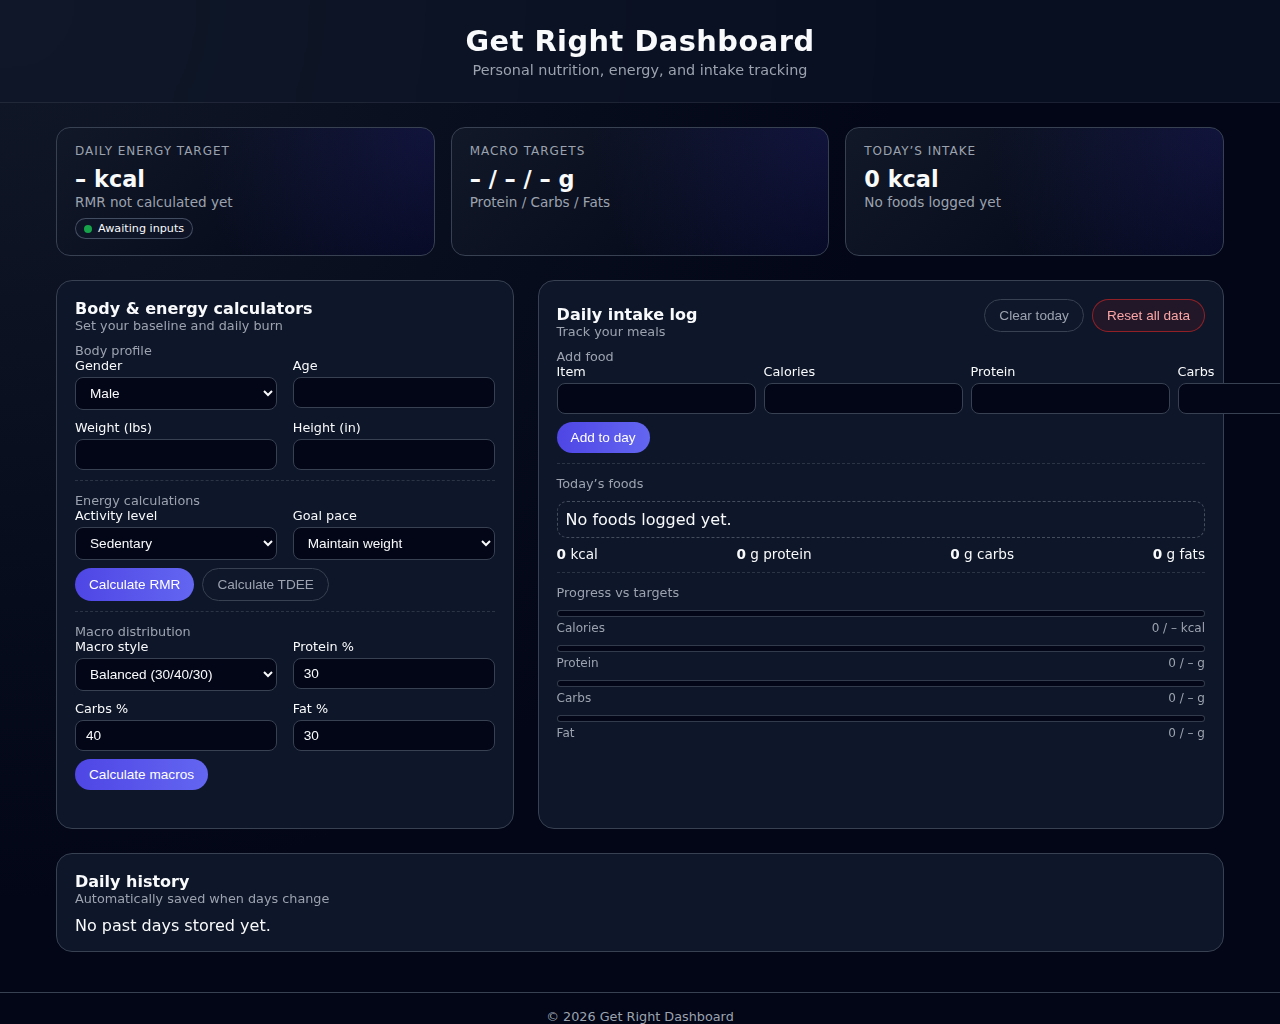
<file: index1.html>
<!DOCTYPE html>
<html lang="en">
<head>
<meta charset="UTF-8">
<meta name="viewport" content="width=device-width, initial-scale=1.0">
<title>Get Right Dashboard</title>

<style>
/* ============================================================
   GLOBAL THEME
   ============================================================ */
:root {
    --bg: #0f172a;
    --bg-alt: #111827;
    --card: #1f2937;
    --accent: #4f46e5;
    --accent-soft: rgba(79, 70, 229, 0.12);
    --text: #f9fafb;
    --muted: #9ca3af;
    --border: #374151;
    --danger: #dc2626;
    --success: #16a34a;
}

/* Reset + base */
* { box-sizing: border-box; }
body {
    margin: 0;
    font-family: system-ui, -apple-system, BlinkMacSystemFont, "Segoe UI", sans-serif;
    background: radial-gradient(circle at top left, #111827 0, #020617 55%, #020617 100%);
    color: var(--text);
}

/* ============================================================
   HEADER — GLASS / FROSTED STYLE (C‑3)
   ============================================================ */
header {
    width: 100%;
    padding: 24px 16px;
    text-align: center;
    position: sticky;
    top: 0;
    z-index: 50;

    /* Glass effect */
    background: rgba(15, 23, 42, 0.55);
    backdrop-filter: blur(14px);
    -webkit-backdrop-filter: blur(14px);
    border-bottom: 1px solid rgba(255,255,255,0.08);
}

header h1 {
    margin: 0;
    font-size: 1.8rem;
    font-weight: 700;
    letter-spacing: 0.5px;
}

header span {
    display: block;
    margin-top: 4px;
    font-size: 0.9rem;
    color: var(--muted);
}

/* ============================================================
   LAYOUT
   ============================================================ */
main {
    max-width: 1200px;
    margin: 24px auto 40px;
    padding: 0 16px;
}

.top-summary {
    display: grid;
    grid-template-columns: repeat(auto-fit, minmax(230px, 1fr));
    gap: 16px;
    margin-bottom: 24px;
}

/* Summary cards */
.summary-card {
    background: linear-gradient(135deg, #111827, #020617);
    border-radius: 14px;
    padding: 16px 18px;
    border: 1px solid var(--border);
    position: relative;
    overflow: hidden;
}
.summary-card::before {
    content: "";
    position: absolute;
    inset: 0;
    background: radial-gradient(circle at top right, rgba(79, 70, 229, 0.2), transparent 60%);
    opacity: 0.8;
    pointer-events: none;
}
.summary-label {
    font-size: 0.75rem;
    text-transform: uppercase;
    letter-spacing: 0.08em;
    color: var(--muted);
}
.summary-value {
    font-size: 1.4rem;
    font-weight: 600;
    margin: 8px 0 2px;
}
.summary-sub {
    font-size: 0.85rem;
    color: var(--muted);
}
.badge {
    display: inline-flex;
    align-items: center;
    gap: 6px;
    padding: 3px 8px;
    border-radius: 999px;
    font-size: 0.7rem;
    border: 1px solid rgba(148, 163, 184, 0.4);
    background: rgba(15, 23, 42, 0.7);
    margin-top: 8px;
}
.badge-dot {
    width: 8px;
    height: 8px;
    border-radius: 50%;
    background: var(--success);
}

/* ============================================================
   PANELS
   ============================================================ */
.panel {
    background: rgba(15, 23, 42, 0.95);
    border-radius: 16px;
    border: 1px solid var(--border);
    padding: 18px 18px 16px;
    backdrop-filter: blur(14px);
}
.panel-header {
    display: flex;
    justify-content: space-between;
    align-items: baseline;
    margin-bottom: 10px;
}
.panel-title {
    font-size: 1rem;
    font-weight: 600;
}
.panel-subtitle {
    font-size: 0.8rem;
    color: var(--muted);
}
.panel-section {
    margin-bottom: 12px;
    padding-bottom: 10px;
    border-bottom: 1px dashed rgba(55, 65, 81, 0.7);
}
.panel-section:last-child {
    border-bottom: none;
}

/* ============================================================
   FORMS
   ============================================================ */
.form-grid {
    display: grid;
    grid-template-columns: repeat(2, minmax(0, 1fr));
    gap: 10px 16px;
}
.form-control {
    display: flex;
    flex-direction: column;
    gap: 4px;
    font-size: 0.8rem;
}
input, select {
    background: #020617;
    border-radius: 8px;
    border: 1px solid var(--border);
    padding: 7px 10px;
    color: var(--text);
    font-size: 0.85rem;
}
button {
    border: none;
    border-radius: 999px;
    padding: 8px 14px;
    font-size: 0.85rem;
    cursor: pointer;
    font-weight: 500;
}
.btn-primary {
    background: linear-gradient(to right, #4f46e5, #6366f1);
    color: white;
}
.btn-ghost {
    background: rgba(15, 23, 42, 0.9);
    color: var(--muted);
    border: 1px solid var(--border);
}
.btn-danger {
    background: rgba(220, 38, 38, 0.1);
    color: #fca5a5;
    border: 1px solid rgba(220, 38, 38, 0.6);
}

/* ============================================================
   MEAL LIST
   ============================================================ */
.meal-list {
    margin-top: 10px;
    border-radius: 10px;
    border: 1px dashed rgba(75, 85, 99, 0.9);
    padding: 8px;
    max-height: 220px;
    overflow-y: auto;
    background: rgba(15, 23, 42, 0.8);
}
.meal-item {
    display: grid;
    grid-template-columns: 2fr repeat(4, minmax(0, 0.7fr)) auto;
    gap: 6px;
    padding: 4px;
    font-size: 0.8rem;
}
.meal-item:nth-child(odd) {
    background: rgba(15, 23, 42, 0.9);
}

/* ============================================================
   PROGRESS BARS
   ============================================================ */
.progress-bar { margin-top: 10px; }
.progress-track {
    width: 100%;
    height: 7px;
    border-radius: 999px;
    background: #020617;
    border: 1px solid rgba(55, 65, 81, 0.9);
    overflow: hidden;
}
.progress-fill {
    height: 100%;
    border-radius: inherit;
    background: linear-gradient(to right, #4f46e5, #22c55e);
    width: 0%;
    transition: width 0.2s ease-out;
}
.progress-meta {
    display: flex;
    justify-content: space-between;
    font-size: 0.75rem;
    color: var(--muted);
    margin-top: 4px;
}

/* ============================================================
   HISTORY
   ============================================================ */
.history-list {
    margin-top: 8px;
    max-height: 230px;
    overflow-y: auto;
}
.history-day {
    border-radius: 10px;
    border: 1px solid rgba(55, 65, 81, 0.9);
    padding: 8px 10px;
    margin-bottom: 8px;
    background: rgba(15, 23, 42, 0.9);
    font-size: 0.8rem;
}

/* ============================================================
   FOOTER
   ============================================================ */
footer {
    text-align: center;
    font-size: 0.8rem;
    color: var(--muted);
    margin-top: 24px;
    padding-top: 16px;
    border-top: 1px solid var(--border);
}
</style>

</head>
<body>

<!-- ============================================================
     HEADER — Frosted Glass
     ============================================================ -->
<header>
    <h1>Get Right Dashboard</h1>
    <span>Personal nutrition, energy, and intake tracking</span>
</header>

<main>

<!-- ============================================================
     SUMMARY CARDS
     ============================================================ -->
<section class="top-summary">
    <div class="summary-card">
        <div class="summary-label">Daily energy target</div>
        <div class="summary-value" id="summary-tdee">– kcal</div>
        <div class="summary-sub" id="summary-rmr-sub">RMR not calculated yet</div>
        <div class="badge">
            <span class="badge-dot"></span>
            <span id="summary-status-text">Awaiting inputs</span>
        </div>
    </div>

    <div class="summary-card">
        <div class="summary-label">Macro targets</div>
        <div class="summary-value" id="summary-macros">– / – / – g</div>
        <div class="summary-sub">Protein / Carbs / Fats</div>
    </div>

    <div class="summary-card">
        <div class="summary-label">Today’s intake</div>
        <div class="summary-value" id="summary-intake">0 kcal</div>
        <div class="summary-sub" id="summary-intake-diff">No foods logged yet</div>
    </div>
</section>

<!-- ============================================================
     MAIN GRID
     ============================================================ -->
<section class="grid-main" style="display:grid; grid-template-columns: minmax(0,2fr) minmax(0,3fr); gap:24px;">

<!-- ============================================================
     LEFT PANEL — CALCULATORS
     ============================================================ -->
<section class="panel">

    <div class="panel-header">
        <div>
            <div class="panel-title">Body & energy calculators</div>
            <div class="panel-subtitle">Set your baseline and daily burn</div>
        </div>
    </div>

    <!-- BODY PROFILE -->
    <div class="panel-section">
        <div class="panel-subtitle">Body profile</div>
        <div class="form-grid">
            <div class="form-control">
                <label>Gender</label>
                <select id="gender">
                    <option value="male">Male</option>
                    <option value="female">Female</option>
                </select>
            </div>

            <div class="form-control">
                <label>Age</label>
                <input id="age" type="number">
            </div>

            <div class="form-control">
                <label>Weight (lbs)</label>
                <input id="weight" type="number">
            </div>

            <div class="form-control">
                <label>Height (in)</label>
                <input id="height" type="number">
            </div>
        </div>
    </div>

    <!-- RMR / TDEE -->
    <div class="panel-section">
        <div class="panel-subtitle">Energy calculations</div>

        <div class="form-grid">
            <div class="form-control">
                <label>Activity level</label>
                <select id="activity">
                    <option value="1.2">Sedentary</option>
                    <option value="1.375">Light exercise</option>
                    <option value="1.55">Moderate exercise</option>
                    <option value="1.725">Heavy exercise</option>
                    <option value="1.9">Athlete</option>
                </select>
            </div>

            <div class="form-control">
                <label>Goal pace</label>
                <select id="goal-pace">
                    <option value="0">Maintain weight</option>
                    <option value="-500">Lose ~1 lb/week</option>
                    <option value="-750">Lose ~1.5 lb/week</option>
                    <option value="-1000">Lose ~2 lb/week</option>
                    <option value="250">Gain ~0.5 lb/week</option>
                    <option value="500">Gain ~1 lb/week</option>
                </select>
            </div>
        </div>

        <div class="btn-row" style="margin-top:8px; display:flex; gap:8px;">
            <button class="btn-primary btn-sm" id="btn-rmr">Calculate RMR</button>
            <button class="btn-ghost btn-sm" id="btn-tdee">Calculate TDEE</button>
        </div>

        <div class="result-text" id="rmr-result"></div>
        <div class="result-text" id="tdee-result"></div>
        <div class="result-text" id="calorie-targets"></div>
    </div>

    <!-- MACROS -->
    <div class="panel-section">
        <div class="panel-subtitle">Macro distribution</div>

        <div class="form-grid">
            <div class="form-control">
                <label>Macro style</label>
                <select id="macro-style">
                    <option value="balanced">Balanced (30/40/30)</option>
                    <option value="high-protein">High protein (35/35/30)</option>
                    <option value="low-carb">Low carb (35/25/40)</option>
                    <option value="custom">Custom</option>
                </select>
            </div>

            <div class="form-control">
                <label>Protein %</label>
                <input id="macro-protein" type="number" value="30">
            </div>

            <div class="form-control">
                <label>Carbs %</label>
                <input id="macro-carbs" type="number" value="40">
            </div>

            <div class="form-control">
                <label>Fat %</label>
                <input id="macro-fat" type="number" value="30">
            </div>
        </div>

        <div class="btn-row" style="margin-top:8px; display:flex; gap:8px;">
            <button class="btn-primary btn-sm" id="btn-macros">Calculate macros</button>
            <span class="muted" id="macro-warn"></span>
        </div>

        <div class="macro-row" id="macro-results-row" style="display:none; margin-top:8px; font-size:0.85rem;">
            <div><strong id="macro-kcal"></strong> kcal</div>
            <div><strong id="macro-protein-g"></strong> g protein</div>
            <div><strong id="macro-carbs-g"></strong> g carbs</div>
        </div>

        <div class="macro-row" id="macro-results-row-2" style="display:none; margin-top:4px; font-size:0.85rem;">
            <div></div>
            <div><strong id="macro-fat-g"></strong> g fats</div>
            <div></div>
        </div>
    </div>

</section>

<!-- ============================================================
     RIGHT PANEL — INTAKE LOG
     ============================================================ -->
<section class="panel">

    <div class="panel-header">
        <div>
            <div class="panel-title">Daily intake log</div>
            <div class="panel-subtitle">Track your meals</div>
        </div>
        <div class="btn-row" style="display:flex; gap:8px;">
            <button class="btn-ghost btn-sm" id="btn-clear-day">Clear today</button>
            <button class="btn-danger btn-sm" id="btn-reset-all">Reset all data</button>
        </div>
    </div>

    <!-- ADD FOOD -->
    <div class="panel-section">
        <div class="panel-subtitle">Add food</div>

        <div class="meal-form" style="display:grid; grid-template-columns:1.4fr repeat(4,1fr); gap:8px;">
            <div class="form-control">
                <label>Item</label>
                <input id="food-name" type="text">
            </div>

            <div class="form-control">
                <label>Calories</label>
                <input id="food-calories" type="number">
            </div>

            <div class="form-control">
                <label>Protein</label>
                <input id="food-protein" type="number">
            </div>

            <div class="form-control">
                <label>Carbs</label>
                <input id="food-carbs" type="number">
            </div>

            <div class="form-control">
                <label>Fat</label>
                <input id="food-fat" type="number">
            </div>
        </div>

        <div class="btn-row" style="margin-top:8px;">
            <button class="btn-primary btn-sm" id="btn-add-food">Add to day</button>
        </div>
    </div>

    <!-- MEAL LIST -->
    <div class="panel-section">
        <div class="panel-subtitle">Today’s foods</div>

        <div class="meal-list" id="meal-list">
            <div class="muted">No foods logged yet.</div>
        </div>

        <div class="totals-row" style="display:flex; justify-content:space-between; margin-top:8px; font-size:0.85rem;">
            <div><strong id="totals-kcal">0</strong> kcal</div>
            <div><strong id="totals-protein">0</strong> g protein</div>
            <div><strong id="totals-carbs">0</strong> g carbs</div>
            <div><strong id="totals-fat">0</strong> g fats</div>
        </div>
    </div>

    <!-- PROGRESS BARS -->
    <div>
        <div class="panel-subtitle">Progress vs targets</div>

        <div class="progress-bar">
            <div class="progress-track">
                <div class="progress-fill" id="progress-kcal"></div>
            </div>
            <div class="progress-meta">
                <span>Calories</span>
                <span id="progress-kcal-label">0 / – kcal</span>
            </div>
        </div>

        <div class="progress-bar">
            <div class="progress-track">
                <div class="progress-fill" id="progress-protein"></div>
            </div>
            <div class="progress-meta">
                <span>Protein</span>
                <span id="progress-protein-label">0 / – g</span>
            </div>
        </div>

        <div class="progress-bar">
            <div class="progress-track">
                <div class="progress-fill" id="progress-carbs"></div>
            </div>
            <div class="progress-meta">
                <span>Carbs</span>
                <span id="progress-carbs-label">0 / – g</span>
            </div>
        </div>

        <div class="progress-bar">
            <div class="progress-track">
                <div class="progress-fill" id="progress-fat"></div>
            </div>
            <div class="progress-meta">
                <span>Fat</span>
                <span id="progress-fat-label">0 / – g</span>
            </div>
        </div>
    </div>

</section>
</section>

<!-- ============================================================
     HISTORY PANEL
     ============================================================ -->
<section class="panel" style="margin-top:24px;">
    <div class="panel-header">
        <div>
            <div class="panel-title">Daily history</div>
            <div class="panel-subtitle">Automatically saved when days change</div>
        </div>
    </div>

    <div id="history-list" class="history-list">
        <div class="muted">No past days stored yet.</div>
    </div>
</section>

</main>

<footer>
    © 2026 Get Right Dashboard
</footer>
<script>
/* ============================================================
   STATE
   ============================================================ */
let rmr = null;
let tdee = null;
let goalCalories = null;
let macroTargets = { kcal: null, protein: null, carbs: null, fat: null };
let meals = [];
let history = [];
let lastDate = null;

const STORAGE_KEY = "getright_dashboard_state_v1";

/* ============================================================
   HELPERS
   ============================================================ */
function getNumber(id) {
    const val = parseFloat(document.getElementById(id).value);
    return isNaN(val) ? null : val;
}

function todayISO() {
    return new Date().toISOString().slice(0, 10);
}

function calculateTotals(list = meals) {
    return list.reduce(
        (acc, m) => {
            acc.kcal += m.calories;
            acc.protein += m.protein;
            acc.carbs += m.carbs;
            acc.fat += m.fat;
            return acc;
        },
        { kcal: 0, protein: 0, carbs: 0, fat: 0 }
    );
}

/* ============================================================
   SAVE / LOAD
   ============================================================ */
function saveState() {
    const state = {
        rmr,
        tdee,
        goalCalories,
        macroTargets,
        meals,
        history,
        lastDate,
        profile: {
            gender: gender.value,
            age: age.value,
            weight: weight.value,
            height: height.value
        },
        macrosPct: {
            protein: document.getElementById("macro-protein").value,
            carbs: document.getElementById("macro-carbs").value,
            fat: document.getElementById("macro-fat").value
        }
    };

    localStorage.setItem(STORAGE_KEY, JSON.stringify(state));
}

function loadState() {
    const raw = localStorage.getItem(STORAGE_KEY);
    if (!raw) {
        lastDate = todayISO();
        updateSummaryCards();
        updateTotalsUI();
        updateHistoryUI();
        return;
    }

    const saved = JSON.parse(raw);

    rmr = saved.rmr;
    tdee = saved.tdee;
    goalCalories = saved.goalCalories;
    macroTargets = saved.macroTargets || macroTargets;
    meals = saved.meals || [];
    history = saved.history || [];
    lastDate = saved.lastDate || todayISO();

    if (saved.profile) {
        gender.value = saved.profile.gender;
        age.value = saved.profile.age;
        weight.value = saved.profile.weight;
        height.value = saved.profile.height;
    }

    if (saved.macrosPct) {
        document.getElementById("macro-protein").value = saved.macrosPct.protein;
        document.getElementById("macro-carbs").value = saved.macrosPct.carbs;
        document.getElementById("macro-fat").value = saved.macrosPct.fat;
    }

    handleDailyRolloverOnLoad();
    updateTotalsUI();
    updateSummaryCards();
    updateHistoryUI();
}

/* ============================================================
   DAILY ROLLOVER
   ============================================================ */
function addTodayToHistory(reason) {
    if (!meals.length) return;

    const totals = calculateTotals();

    history.unshift({
        date: lastDate,
        totals,
        reason,
        mealCount: meals.length
    });

    meals = [];
}

function handleDailyRolloverOnLoad() {
    const today = todayISO();

    if (lastDate !== today && meals.length) {
        addTodayToHistory("auto-rollover");
        lastDate = today;
        saveState();
    }
}

/* ============================================================
   UI UPDATES
   ============================================================ */
function updateSummaryCards() {
    const totals = calculateTotals();

    // Intake summary
    document.getElementById("summary-intake").textContent = totals.kcal + " kcal";

    // TDEE summary
    const tdeeEl = document.getElementById("summary-tdee");
    const rmrSub = document.getElementById("summary-rmr-sub");
    const statusText = document.getElementById("summary-status-text");

    if (tdee) {
        tdeeEl.textContent = Math.round(tdee) + " kcal";
        rmrSub.textContent = rmr
            ? "RMR " + Math.round(rmr) + " kcal · activity applied"
            : "TDEE based on activity";
        statusText.textContent = goalCalories
            ? "Goal: " + Math.round(goalCalories) + " kcal/day"
            : "No goal set";
    } else {
        tdeeEl.textContent = "– kcal";
        rmrSub.textContent = "RMR not calculated yet";
        statusText.textContent = "Awaiting inputs";
    }

    // Macro summary
    const macrosText = document.getElementById("summary-macros");
    if (macroTargets.kcal) {
        macrosText.textContent =
            Math.round(macroTargets.protein) + " / " +
            Math.round(macroTargets.carbs) + " / " +
            Math.round(macroTargets.fat) + " g";
    } else {
        macrosText.textContent = "– / – / – g";
    }

    updateProgressBars();
}

function updateMealList() {
    const list = document.getElementById("meal-list");
    list.innerHTML = "";

    if (!meals.length) {
        list.innerHTML = `<div class="muted">No foods logged yet.</div>`;
        return;
    }

    meals.forEach((meal, i) => {
        const row = document.createElement("div");
        row.className = "meal-item";
        row.innerHTML = `
            <div>${meal.name}</div>
            <div>${meal.calories} kcal</div>
            <div>${meal.protein} g</div>
            <div>${meal.carbs} g</div>
            <div>${meal.fat} g</div>
            <button data-i="${i}">×</button>
        `;
        list.appendChild(row);
    });

    list.querySelectorAll("button").forEach(btn => {
        btn.onclick = () => {
            meals.splice(btn.dataset.i, 1);
            updateTotalsUI();
            saveState();
        };
    });
}

function updateTotalsUI() {
    const totals = calculateTotals();

    document.getElementById("totals-kcal").textContent = totals.kcal;
    document.getElementById("totals-protein").textContent = totals.protein;
    document.getElementById("totals-carbs").textContent = totals.carbs;
    document.getElementById("totals-fat").textContent = totals.fat;

    updateMealList();
    updateSummaryCards();
}

function updateProgressBars() {
    const totals = calculateTotals();

    function setBar(fillId, labelId, current, target, unit) {
        const fill = document.getElementById(fillId);
        const label = document.getElementById(labelId);

        if (!target) {
            fill.style.width = "0%";
            label.textContent = `${current} / – ${unit}`;
            return;
        }

        const pct = Math.min(150, (current / target) * 100);
        fill.style.width = pct + "%";
        label.textContent = `${current} / ${Math.round(target)} ${unit}`;
    }

    setBar("progress-kcal", "progress-kcal-label", totals.kcal, goalCalories, "kcal");
    setBar("progress-protein", "progress-protein-label", totals.protein, macroTargets.protein, "g");
    setBar("progress-carbs", "progress-carbs-label", totals.carbs, macroTargets.carbs, "g");
    setBar("progress-fat", "progress-fat-label", totals.fat, macroTargets.fat, "g");
}

function updateHistoryUI() {
    const container = document.getElementById("history-list");
    container.innerHTML = "";

    if (!history.length) {
        container.innerHTML = `<div class="muted">No past days stored yet.</div>`;
        return;
    }

    history.forEach(day => {
        const div = document.createElement("div");
        div.className = "history-day";
        div.innerHTML = `
            <strong>${day.date}</strong> — ${day.totals.kcal} kcal
            <div class="muted">${day.mealCount} items (${day.reason})</div>
        `;
        container.appendChild(div);
    });
}

/* ============================================================
   EVENT HANDLERS
   ============================================================ */

// RMR
document.getElementById("btn-rmr").onclick = () => {
    const genderVal = gender.value;
    const ageVal = getNumber("age");
    const weightLbs = getNumber("weight");
    const heightIn = getNumber("height");

    if (!ageVal || !weightLbs || !heightIn) {
        document.getElementById("rmr-result").textContent =
            "Please fill in age, weight, and height.";
        return;
    }

    const weight = weightLbs * 0.453592;
    const height = heightIn * 2.54;

    rmr = genderVal === "male"
        ? (10 * weight) + (6.25 * height) - (5 * ageVal) + 5
        : (10 * weight) + (6.25 * height) - (5 * ageVal) - 161;

    document.getElementById("rmr-result").textContent =
        "RMR: " + Math.round(rmr) + " calories/day.";

    updateSummaryCards();
    saveState();
};

// TDEE
document.getElementById("btn-tdee").onclick = () => {
    if (!rmr) {
        document.getElementById("tdee-result").textContent =
            "Please calculate your RMR first.";
        return;
    }

    const activity = parseFloat(document.getElementById("activity").value);
    tdee = rmr * activity;

    document.getElementById("tdee-result").textContent =
        "TDEE: " + Math.round(tdee) + " calories/day.";

    const goalOffset = parseFloat(document.getElementById("goal-pace").value);
    goalCalories = tdee + goalOffset;

    document.getElementById("calorie-targets").textContent =
        "Goal daily intake: " + Math.round(goalCalories) + " calories/day.";

    updateSummaryCards();
    saveState();
};

// Macro style presets
document.getElementById("macro-style").onchange = () => {
    const style = document.getElementById("macro-style").value;

    if (style === "balanced") {
        macro-protein.value = 30;
        macro-carbs.value = 40;
        macro-fat.value = 30;
    } else if (style === "high-protein") {
        macro-protein.value = 35;
        macro-carbs.value = 35;
        macro-fat.value = 30;
    } else if (style === "low-carb") {
        macro-protein.value = 35;
        macro-carbs.value = 25;
        macro-fat.value = 40;
    }

    saveState();
    updateSummaryCards();
};

// Macro calculation
document.getElementById("btn-macros").onclick = () => {
    const pPct = getNumber("macro-protein") || 0;
    const cPct = getNumber("macro-carbs") || 0;
    const fPct = getNumber("macro-fat") || 0;

    const warn = document.getElementById("macro-warn");

    if (!goalCalories) {
        warn.textContent = "Calculate TDEE + goal first.";
        return;
    }

    const sum = pPct + cPct + fPct;
    if (sum !== 100) {
        warn.textContent = "Protein + carbs + fats must equal 100%. Current: " + sum + "%";
        return;
    }

    warn.textContent = "";

    const kcal = goalCalories;
    macroTargets = {
        kcal,
        protein: (pPct / 100) * kcal / 4,
        carbs: (cPct / 100) * kcal / 4,
        fat: (fPct / 100) * kcal / 9
    };

    document.getElementById("macro-kcal").textContent = Math.round(kcal);
    document.getElementById("macro-protein-g").textContent = Math.round(macroTargets.protein);
    document.getElementById("macro-carbs-g").textContent = Math.round(macroTargets.carbs);
    document.getElementById("macro-fat-g").textContent = Math.round(macroTargets.fat);

    document.getElementById("macro-results-row").style.display = "grid";
    document.getElementById("macro-results-row-2").style.display = "grid";

    updateSummaryCards();
    saveState();
};

// Add food
document.getElementById("btn-add-food").onclick = () => {
    const name = document.getElementById("food-name").value.trim();
    const calories = getNumber("food-calories") || 0;
    const protein = getNumber("food-protein") || 0;
    const carbs = getNumber("food-carbs") || 0;
    const fat = getNumber("food-fat") || 0;

    if (!name && calories === 0 && protein === 0 && carbs === 0 && fat === 0) return;

    meals.push({
        name: name || "Unnamed item",
        calories,
        protein,
        carbs,
        fat
    });

    document.getElementById("food-name").value = "";
    document.getElementById("food-calories").value = "";
    document.getElementById("food-protein").value = "";
    document.getElementById("food-carbs").value = "";
    document.getElementById("food-fat").value = "";

    updateTotalsUI();
    saveState();
};

// Clear today
document.getElementById("btn-clear-day").onclick = () => {
    if (!meals.length) return;

    addTodayToHistory("manual-clear");
    meals = [];
    lastDate = todayISO();

    updateTotalsUI();
    updateHistoryUI();
    saveState();
};

// Reset all
document.getElementById("btn-reset-all").onclick = () => {
    if (!confirm("Erase ALL data?")) return;

    localStorage.removeItem(STORAGE_KEY);
    location.reload();
};

/* ============================================================
   INIT
   ============================================================ */
loadState();
</script>
</body>
</html>
</file>
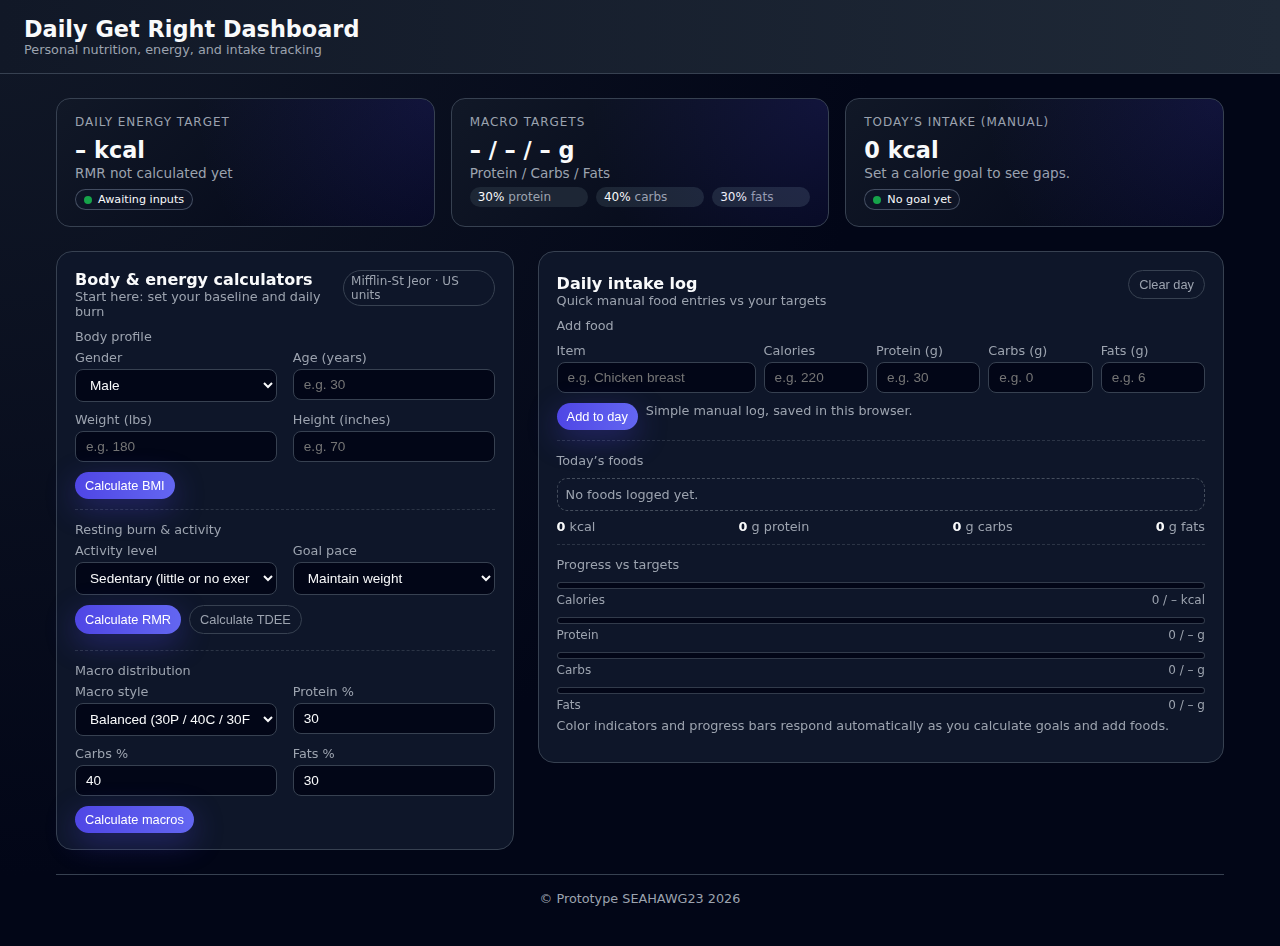
<file: index_test.html>
<!DOCTYPE html>
<html lang="en">
<head>
    <meta charset="UTF-8">
    <meta name="viewport" content="width=device-width, initial-scale=1.0">
    <title>Daily Get Right Dashboard</title>
    <style>
        :root {
            --bg: #0f172a;
            --bg-alt: #111827;
            --card: #1f2937;
            --accent: #4f46e5;
            --accent-soft: rgba(79, 70, 229, 0.12);
            --text: #f9fafb;
            --muted: #9ca3af;
            --border: #374151;
            --danger: #dc2626;
            --success: #16a34a;
        }

        * {
            box-sizing: border-box;
        }

        body {
            margin: 0;
            font-family: system-ui, -apple-system, BlinkMacSystemFont, "Segoe UI", sans-serif;
            background: radial-gradient(circle at top left, #111827 0, #020617 55%, #020617 100%);
            color: var(--text);
        }

        header {
            background: linear-gradient(to right, #111827, #1f2937);
            border-bottom: 1px solid var(--border);
            padding: 16px 24px;
            display: flex;
            align-items: center;
            gap: 16px;
            position: sticky;
            top: 0;
            z-index: 10;
        }

        .logo {
            height: 40px;
            width: 40px;
            border-radius: 10px;
            background: radial-gradient(circle, #4f46e5, #111827);
            object-fit: contain;
        }

        header h1 {
            font-size: 1.4rem;
            margin: 0;
        }

        header span {
            display: block;
            font-size: 0.8rem;
            color: var(--muted);
        }

        main {
            max-width: 1200px;
            margin: 24px auto 40px;
            padding: 0 16px;
        }

        .top-summary {
            display: grid;
            grid-template-columns: repeat(auto-fit, minmax(230px, 1fr));
            gap: 16px;
            margin-bottom: 24px;
        }

        .summary-card {
            background: linear-gradient(135deg, #111827, #020617);
            border-radius: 14px;
            padding: 16px 18px;
            border: 1px solid var(--border);
            position: relative;
            overflow: hidden;
        }

        .summary-card::before {
            content: "";
            position: absolute;
            inset: 0;
            background: radial-gradient(circle at top right, rgba(79, 70, 229, 0.2), transparent 60%);
            opacity: 0.8;
            pointer-events: none;
        }

        .summary-label {
            font-size: 0.75rem;
            text-transform: uppercase;
            letter-spacing: 0.08em;
            color: var(--muted);
        }

        .summary-value {
            font-size: 1.4rem;
            font-weight: 600;
            margin: 8px 0 2px;
        }

        .summary-sub {
            font-size: 0.85rem;
            color: var(--muted);
        }

        .badge {
            display: inline-flex;
            align-items: center;
            gap: 6px;
            padding: 3px 8px;
            border-radius: 999px;
            font-size: 0.7rem;
            border: 1px solid rgba(148, 163, 184, 0.4);
            background: rgba(15, 23, 42, 0.7);
            margin-top: 8px;
        }

        .badge-dot {
            width: 8px;
            height: 8px;
            border-radius: 50%;
            background: var(--success);
        }

        .grid {
            display: grid;
            grid-template-columns: minmax(0, 2fr) minmax(0, 3fr);
            gap: 24px;
            align-items: flex-start;
        }

        @media (max-width: 900px) {
            .grid {
                grid-template-columns: minmax(0, 1fr);
            }
        }

        .panel {
            background: rgba(15, 23, 42, 0.95);
            border-radius: 16px;
            border: 1px solid var(--border);
            padding: 18px 18px 16px;
            backdrop-filter: blur(14px);
        }

        .panel-header {
            display: flex;
            justify-content: space-between;
            align-items: baseline;
            margin-bottom: 10px;
        }

        .panel-title {
            font-size: 1rem;
            font-weight: 600;
        }

        .panel-subtitle {
            font-size: 0.8rem;
            color: var(--muted);
        }

        .panel-section {
            margin-bottom: 12px;
            padding-bottom: 10px;
            border-bottom: 1px dashed rgba(55, 65, 81, 0.7);
        }

        .panel-section:last-child {
            border-bottom: none;
            padding-bottom: 0;
            margin-bottom: 0;
        }

        .form-grid {
            display: grid;
            grid-template-columns: repeat(2, minmax(0, 1fr));
            gap: 10px 16px;
        }

        .form-control {
            display: flex;
            flex-direction: column;
            gap: 4px;
            font-size: 0.8rem;
        }

        .form-control label {
            color: var(--muted);
        }

        input[type="number"],
        input[type="text"],
        select {
            background: #020617;
            border-radius: 8px;
            border: 1px solid var(--border);
            padding: 7px 10px;
            color: var(--text);
            font-size: 0.85rem;
            outline: none;
            transition: border-color 0.15s, box-shadow 0.15s, background 0.15s;
        }

        input[type="number"]:focus,
        input[type="text"]:focus,
        select:focus {
            border-color: var(--accent);
            box-shadow: 0 0 0 1px rgba(79, 70, 229, 0.6);
            background: #020617;
        }

        button {
            border: none;
            border-radius: 999px;
            padding: 8px 14px;
            font-size: 0.85rem;
            cursor: pointer;
            font-weight: 500;
            display: inline-flex;
            align-items: center;
            gap: 6px;
            transition: background 0.16s, transform 0.08s, box-shadow 0.12s;
        }

        .btn-primary {
            background: linear-gradient(to right, #4f46e5, #6366f1);
            color: white;
            box-shadow: 0 9px 30px rgba(79, 70, 229, 0.35);
        }

        .btn-primary:hover {
            transform: translateY(-1px);
            box-shadow: 0 12px 40px rgba(79, 70, 229, 0.55);
        }

        .btn-ghost {
            background: rgba(15, 23, 42, 0.9);
            color: var(--muted);
            border-radius: 999px;
            border: 1px solid var(--border);
        }

        .btn-ghost:hover {
            background: #020617;
            color: var(--text);
        }

        .btn-sm {
            padding: 6px 10px;
            font-size: 0.8rem;
        }

        .btn-row {
            display: flex;
            flex-wrap: wrap;
            gap: 8px;
            margin-top: 10px;
        }

        .result-text {
            font-size: 0.9rem;
            margin-top: 6px;
        }

        .result-label {
            color: var(--muted);
        }

        .result-value {
            font-weight: 600;
        }

        .muted {
            color: var(--muted);
            font-size: 0.8rem;
        }

        .pill {
            display: inline-flex;
            align-items: center;
            gap: 4px;
            padding: 3px 8px;
            border-radius: 999px;
            background: rgba(31, 41, 55, 0.9);
            font-size: 0.75rem;
            color: var(--muted);
        }

        .pill-strong {
            color: var(--text);
        }

        .tag {
            display: inline-block;
            padding: 3px 7px;
            border-radius: 999px;
            border: 1px solid var(--border);
            font-size: 0.75rem;
            color: var(--muted);
        }

        .progress-bar {
            margin-top: 10px;
        }

        .progress-track {
            width: 100%;
            height: 7px;
            border-radius: 999px;
            background: #020617;
            border: 1px solid rgba(55, 65, 81, 0.9);
            overflow: hidden;
        }

        .progress-fill {
            height: 100%;
            border-radius: inherit;
            background: linear-gradient(to right, #4f46e5, #22c55e);
            width: 0%;
            transition: width 0.2s ease-out;
        }

        .progress-meta {
            display: flex;
            justify-content: space-between;
            font-size: 0.75rem;
            color: var(--muted);
            margin-top: 4px;
        }

        .aside-text {
            font-size: 0.8rem;
            color: var(--muted);
            margin-top: 6px;
        }

        .stacked-row {
            display: flex;
            gap: 8px;
            margin-top: 6px;
            flex-wrap: wrap;
        }

        .stacked-row .pill {
            flex: 1 1 auto;
        }

        .macro-row {
            display: grid;
            grid-template-columns: 1.2fr 1.3fr 1fr;
            gap: 8px;
            font-size: 0.8rem;
            margin-top: 6px;
            align-items: center;
        }

        .macro-row strong {
            font-weight: 600;
        }

        .macro-row span {
            color: var(--muted);
        }

        /* Meal log */
        .meal-form {
            display: grid;
            grid-template-columns: 1.4fr repeat(4, minmax(0, 1fr));
            gap: 8px;
            margin-top: 10px;
        }

        @media (max-width: 750px) {
            .meal-form {
                grid-template-columns: repeat(2, minmax(0, 1fr));
            }
        }

        .meal-list {
            margin-top: 10px;
            border-radius: 10px;
            border: 1px dashed rgba(75, 85, 99, 0.9);
            padding: 8px;
            max-height: 220px;
            overflow-y: auto;
            background: rgba(15, 23, 42, 0.8);
        }

        .meal-item {
            display: grid;
            grid-template-columns: 2fr repeat(4, minmax(0, 0.7fr)) auto;
            gap: 6px;
            align-items: center;
            font-size: 0.8rem;
            padding: 4px 4px;
            border-radius: 8px;
        }

        .meal-item:nth-child(odd) {
            background: rgba(15, 23, 42, 0.9);
        }

        .meal-item button {
            background: transparent;
            color: var(--muted);
            border-radius: 999px;
            padding: 3px 7px;
        }

        .meal-item button:hover {
            background: rgba(239, 68, 68, 0.1);
            color: var(--danger);
        }

        .totals-row {
            display: flex;
            justify-content: space-between;
            gap: 10px;
            margin-top: 8px;
            font-size: 0.8rem;
        }

        .totals-row strong {
            font-weight: 600;
        }

        .totals-row span {
            color: var(--muted);
        }

        .status-dot {
            width: 8px;
            height: 8px;
            border-radius: 50%;
        }

        .status-ok {
            background: var(--success);
        }

        .status-high {
            background: #f97316;
        }

        .status-over {
            background: var(--danger);
        }

        footer {
            text-align: center;
            font-size: 0.8rem;
            color: var(--muted);
            margin-top: 24px;
            padding-top: 16px;
            border-top: 1px solid var(--border);
        }
    </style>
</head>
<body>
<header>
    
    <div>
        <h1>Daily Get Right Dashboard</h1>
        <span>Personal nutrition, energy, and intake tracking</span>
    </div>
</header>

<main>
    <section class="top-summary">
        <div class="summary-card" id="summary-energy">
            <div class="summary-label">Daily energy target</div>
            <div class="summary-value" id="summary-tdee">– kcal</div>
            <div class="summary-sub" id="summary-rmr-sub">RMR not calculated yet</div>
            <div class="badge">
                <span class="badge-dot"></span>
                <span id="summary-status-text">Awaiting inputs</span>
            </div>
        </div>
        <div class="summary-card">
            <div class="summary-label">Macro targets</div>
            <div class="summary-value" id="summary-macros">– / – / – g</div>
            <div class="summary-sub">Protein / Carbs / Fats</div>
            <div class="stacked-row">
                <div class="pill"><span class="pill-strong" id="summary-protein-pct">–%</span> protein</div>
                <div class="pill"><span class="pill-strong" id="summary-carb-pct">–%</span> carbs</div>
                <div class="pill"><span class="pill-strong" id="summary-fat-pct">–%</span> fats</div>
            </div>
        </div>
        <div class="summary-card">
            <div class="summary-label">Today’s intake (manual)</div>
            <div class="summary-value" id="summary-intake">0 kcal</div>
            <div class="summary-sub" id="summary-intake-diff">No foods logged yet</div>
            <div class="badge">
                <span class="badge-dot" id="summary-intake-dot"></span>
                <span id="summary-intake-status">On hold</span>
            </div>
        </div>
    </section>

    <section class="grid">
        <!-- Left: Calculators -->
        <section class="panel">
            <div class="panel-header">
                <div>
                    <div class="panel-title">Body & energy calculators</div>
                    <div class="panel-subtitle">Start here: set your baseline and daily burn</div>
                </div>
                <span class="tag">Mifflin-St Jeor · US units</span>
            </div>

            <!-- Body info / BMI -->
            <div class="panel-section">
                <div class="panel-subtitle" style="margin-bottom: 6px;">Body profile</div>
                <div class="form-grid">
                    <div class="form-control">
                        <label for="gender">Gender</label>
                        <select id="gender">
                            <option value="male">Male</option>
                            <option value="female">Female</option>
                        </select>
                    </div>
                    <div class="form-control">
                        <label for="age">Age (years)</label>
                        <input type="number" id="age" placeholder="e.g. 30" min="10" max="120">
                    </div>
                    <div class="form-control">
                        <label for="weight">Weight (lbs)</label>
                        <input type="number" id="weight" placeholder="e.g. 180" min="60" max="600">
                    </div>
                    <div class="form-control">
                        <label for="height">Height (inches)</label>
                        <input type="number" id="height" placeholder="e.g. 70" min="48" max="90">
                    </div>
                </div>
                <div class="btn-row">
                    <button class="btn-primary btn-sm" id="btn-bmi">Calculate BMI</button>
                    <span class="muted" id="bmi-result"></span>
                </div>
            </div>

            <!-- RMR & TDEE -->
            <div class="panel-section">
                <div class="panel-subtitle" style="margin-bottom: 6px;">Resting burn & activity</div>
                <div class="form-grid">
                    <div class="form-control">
                        <label for="activity">Activity level</label>
                        <select id="activity">
                            <option value="1.2">Sedentary (little or no exercise)</option>
                            <option value="1.375">Light exercise (1–3 days/week)</option>
                            <option value="1.55">Moderate exercise (3–5 days/week)</option>
                            <option value="1.725">Heavy exercise (6–7 days/week)</option>
                            <option value="1.9">Athlete (twice daily training)</option>
                        </select>
                    </div>
                    <div class="form-control">
                        <label>Goal pace</label>
                        <select id="goal-pace">
                            <option value="0">Maintain weight</option>
                            <option value="-500">Lose ~1 lb/week</option>
                            <option value="-750">Lose ~1.5 lb/week</option>
                            <option value="-1000">Lose ~2 lb/week</option>
                            <option value="250">Gain ~0.5 lb/week</option>
                            <option value="500">Gain ~1 lb/week</option>
                        </select>
                    </div>
                </div>
                <div class="btn-row">
                    <button class="btn-primary btn-sm" id="btn-rmr">Calculate RMR</button>
                    <button class="btn-ghost btn-sm" id="btn-tdee">Calculate TDEE</button>
                </div>
                <div class="result-text" id="rmr-result"></div>
                <div class="result-text" id="tdee-result"></div>
                <div class="result-text" id="calorie-targets"></div>
            </div>

            <!-- Macro targets -->
            <div class="panel-section">
                <div class="panel-subtitle" style="margin-bottom: 6px;">Macro distribution</div>
                <div class="form-grid">
                    <div class="form-control">
                        <label for="macro-style">Macro style</label>
                        <select id="macro-style">
                            <option value="balanced">Balanced (30P / 40C / 30F)</option>
                            <option value="high-protein">Higher protein (35P / 35C / 30F)</option>
                            <option value="low-carb">Lower carb (35P / 25C / 40F)</option>
                            <option value="custom">Custom percentages</option>
                        </select>
                    </div>
                    <div class="form-control">
                        <label for="macro-protein">Protein %</label>
                        <input type="number" id="macro-protein" value="30" min="0" max="70">
                    </div>
                    <div class="form-control">
                        <label for="macro-carbs">Carbs %</label>
                        <input type="number" id="macro-carbs" value="40" min="0" max="80">
                    </div>
                    <div class="form-control">
                        <label for="macro-fat">Fats %</label>
                        <input type="number" id="macro-fat" value="30" min="0" max="70">
                    </div>
                </div>
                <div class="btn-row">
                    <button class="btn-primary btn-sm" id="btn-macros">Calculate macros</button>
                    <span class="muted" id="macro-warn"></span>
                </div>
                <div class="macro-row" id="macro-results-row" style="display:none;">
                    <div><strong id="macro-kcal"></strong><span> kcal target</span></div>
                    <div><strong id="macro-protein-g"></strong><span> g protein</span></div>
                    <div><strong id="macro-carbs-g"></strong><span> g carbs</span></div>
                </div>
                <div class="macro-row" id="macro-results-row-2" style="display:none;">
                    <div></div>
                    <div><strong id="macro-fat-g"></strong><span> g fats</span></div>
                    <div></div>
                </div>
            </div>
        </section>

        <!-- Right: Intake tracking -->
        <section class="panel">
            <div class="panel-header">
                <div>
                    <div class="panel-title">Daily intake log</div>
                    <div class="panel-subtitle">Quick manual food entries vs your targets</div>
                </div>
                <button class="btn-ghost btn-sm" id="btn-clear-day">Clear day</button>
            </div>

            <div class="panel-section">
                <div class="panel-subtitle" style="margin-bottom: 4px;">Add food</div>
                <div class="meal-form">
                    <div class="form-control">
                        <label for="food-name">Item</label>
                        <input type="text" id="food-name" placeholder="e.g. Chicken breast">
                    </div>
                    <div class="form-control">
                        <label for="food-calories">Calories</label>
                        <input type="number" id="food-calories" placeholder="e.g. 220" min="0">
                    </div>
                    <div class="form-control">
                        <label for="food-protein">Protein (g)</label>
                        <input type="number" id="food-protein" placeholder="e.g. 30" min="0">
                    </div>
                    <div class="form-control">
                        <label for="food-carbs">Carbs (g)</label>
                        <input type="number" id="food-carbs" placeholder="e.g. 0" min="0">
                    </div>
                    <div class="form-control">
                        <label for="food-fat">Fats (g)</label>
                        <input type="number" id="food-fat" placeholder="e.g. 6" min="0">
                    </div>
                </div>
                <div class="btn-row">
                    <button class="btn-primary btn-sm" id="btn-add-food">Add to day</button>
                    <span class="muted">Simple manual log, saved in this browser.</span>
                </div>
            </div>

            <div class="panel-section">
                <div class="panel-subtitle" style="margin-bottom: 4px;">Today’s foods</div>
                <div class="meal-list" id="meal-list">
                    <div class="muted">No foods logged yet.</div>
                </div>
                <div class="totals-row">
                    <div><strong id="totals-kcal">0</strong> <span>kcal</span></div>
                    <div><strong id="totals-protein">0</strong> <span>g protein</span></div>
                    <div><strong id="totals-carbs">0</strong> <span>g carbs</span></div>
                    <div><strong id="totals-fat">0</strong> <span>g fats</span></div>
                </div>
            </div>

            <div>
                <div class="panel-subtitle" style="margin-bottom: 6px;">Progress vs targets</div>
                <div class="progress-bar">
                    <div class="progress-track">
                        <div class="progress-fill" id="progress-kcal"></div>
                    </div>
                    <div class="progress-meta">
                        <span>Calories</span>
                        <span id="progress-kcal-label">0 / – kcal</span>
                    </div>
                </div>
                <div class="progress-bar">
                    <div class="progress-track">
                        <div class="progress-fill" id="progress-protein"></div>
                    </div>
                    <div class="progress-meta">
                        <span>Protein</span>
                        <span id="progress-protein-label">0 / – g</span>
                    </div>
                </div>
                <div class="progress-bar">
                    <div class="progress-track">
                        <div class="progress-fill" id="progress-carbs"></div>
                    </div>
                    <div class="progress-meta">
                        <span>Carbs</span>
                        <span id="progress-carbs-label">0 / – g</span>
                    </div>
                </div>
                <div class="progress-bar">
                    <div class="progress-track">
                        <div class="progress-fill" id="progress-fat"></div>
                    </div>
                    <div class="progress-meta">
                        <span>Fats</span>
                        <span id="progress-fat-label">0 / – g</span>
                    </div>
                </div>
                <p class="aside-text">
                    Color indicators and progress bars respond automatically as you calculate goals and add foods.
                </p>
            </div>
        </section>
    </section>

    <footer>
        © Prototype SEAHAWG23 2026
    </footer>
</main>

<script>
    // State
    let rmr = null;
    let tdee = null;
    let goalCalories = null;
    let macroTargets = { kcal: null, protein: null, carbs: null, fat: null };
    let meals = [];

    // Helpers
    function getNumber(id) {
        const val = parseFloat(document.getElementById(id).value);
        return isNaN(val) ? null : val;
    }

    function updateSummaryCards() {
        const tdeeEl = document.getElementById("summary-tdee");
        const rmrSubEl = document.getElementById("summary-rmr-sub");
        const statusTextEl = document.getElementById("summary-status-text");

        if (tdee) {
            tdeeEl.textContent = Math.round(tdee) + " kcal";
            rmrSubEl.textContent = rmr
                ? "RMR " + Math.round(rmr) + " kcal · activity applied"
                : "TDEE based on activity";
            statusTextEl.textContent = goalCalories
                ? "Goal: " + Math.round(goalCalories) + " kcal/day"
                : "No goal offset yet";
        } else {
            tdeeEl.textContent = "– kcal";
            rmrSubEl.textContent = "RMR not calculated yet";
            statusTextEl.textContent = "Awaiting inputs";
        }

        // Macro summary
        const macrosText = document.getElementById("summary-macros");
        const pPctEl = document.getElementById("summary-protein-pct");
        const cPctEl = document.getElementById("summary-carb-pct");
        const fPctEl = document.getElementById("summary-fat-pct");

        if (macroTargets.kcal) {
            macrosText.textContent =
                Math.round(macroTargets.protein) + " / " +
                Math.round(macroTargets.carbs) + " / " +
                Math.round(macroTargets.fat) + " g";
        } else {
            macrosText.textContent = "– / – / – g";
        }

        const pPct = document.getElementById("macro-protein").value;
        const cPct = document.getElementById("macro-carbs").value;
        const fPct = document.getElementById("macro-fat").value;
        pPctEl.textContent = pPct + "%";
        cPctEl.textContent = cPct + "%";
        fPctEl.textContent = fPct + "%";

        // Intake summary
        const totals = calculateTotals();
        const intakeEl = document.getElementById("summary-intake");
        const diffEl = document.getElementById("summary-intake-diff");
        const dotEl = document.getElementById("summary-intake-dot");
        const statusEl = document.getElementById("summary-intake-status");

        intakeEl.textContent = totals.kcal + " kcal";

        if (!goalCalories) {
            diffEl.textContent = "Set a calorie goal to see gaps.";
            dotEl.className = "badge-dot";
            statusEl.textContent = "No goal yet";
        } else {
            const diff = totals.kcal - goalCalories;
            const pct = (totals.kcal / goalCalories) * 100;

            if (totals.kcal === 0) {
                diffEl.textContent = "No foods logged yet.";
                dotEl.className = "badge-dot status-ok";
                statusEl.textContent = "Ready to log";
            } else if (pct <= 70) {
                diffEl.textContent = Math.abs(Math.round(diff)) +
                    " kcal below target (room to eat).";
                dotEl.className = "badge-dot status-ok";
                statusEl.textContent = "Comfortable gap";
            } else if (pct <= 110) {
                diffEl.textContent = "Around target (" +
                    Math.round(totals.kcal) + " vs " +
                    Math.round(goalCalories) + ").";
                dotEl.className = "badge-dot status-high";
                statusEl.textContent = "Near target";
            } else {
                diffEl.textContent = Math.abs(Math.round(diff)) +
                    " kcal above target.";
                dotEl.className = "badge-dot status-over";
                statusEl.textContent = "Above goal";
            }
        }

        updateProgressBars();
    }

    function calculateTotals() {
        return meals.reduce(
            (acc, m) => {
                acc.kcal += m.calories;
                acc.protein += m.protein;
                acc.carbs += m.carbs;
                acc.fat += m.fat;
                return acc;
            },
            { kcal: 0, protein: 0, carbs: 0, fat: 0 }
        );
    }

    function updateMealList() {
        const list = document.getElementById("meal-list");
        list.innerHTML = "";
        if (meals.length === 0) {
            const el = document.createElement("div");
            el.className = "muted";
            el.textContent = "No foods logged yet.";
            list.appendChild(el);
        } else {
            meals.forEach((meal, index) => {
                const row = document.createElement("div");
                row.className = "meal-item";
                row.innerHTML = `
                    <div>${meal.name}</div>
                    <div>${meal.calories} kcal</div>
                    <div>${meal.protein} g</div>
                    <div>${meal.carbs} g</div>
                    <div>${meal.fat} g</div>
                    <button data-index="${index}">×</button>
                `;
                list.appendChild(row);
            });

            list.querySelectorAll("button").forEach(btn => {
                btn.addEventListener("click", () => {
                    const i = parseInt(btn.getAttribute("data-index"));
                    meals.splice(i, 1);
                    updateTotalsUI();
                });
            });
        }
    }

    function updateTotalsUI() {
        const totals = calculateTotals();
        document.getElementById("totals-kcal").textContent = totals.kcal;
        document.getElementById("totals-protein").textContent = totals.protein;
        document.getElementById("totals-carbs").textContent = totals.carbs;
        document.getElementById("totals-fat").textContent = totals.fat;
        updateMealList();
        updateSummaryCards();
    }

    function updateProgressBars() {
        const totals = calculateTotals();

        const setBar = (idFill, idLabel, current, target, unit) => {
            const fill = document.getElementById(idFill);
            const label = document.getElementById(idLabel);

            if (!target || target <= 0) {
                fill.style.width = "0%";
                label.textContent = current + " / – " + unit;
                return;
            }
            const pct = Math.min(150, (current / target) * 100);
            fill.style.width = pct + "%";
            label.textContent =
                Math.round(current) + " / " + Math.round(target) + " " + unit;
        };

        setBar("progress-kcal", "progress-kcal-label", totals.kcal, goalCalories, "kcal");
        setBar("progress-protein", "progress-protein-label", totals.protein, macroTargets.protein, "g");
        setBar("progress-carbs", "progress-carbs-label", totals.carbs, macroTargets.carbs, "g");
        setBar("progress-fat", "progress-fat-label", totals.fat, macroTargets.fat, "g");
    }

    // Event wiring
    document.getElementById("btn-bmi").addEventListener("click", () => {
        const weight = getNumber("weight");
        const height = getNumber("height");
        const out = document.getElementById("bmi-result");

        if (!weight || !height) {
            out.textContent = "Enter weight and height.";
            return;
        }
        const bmi = (weight / (height * height)) * 703;
        let category = "";
        if (bmi < 18.5) category = "Underweight";
        else if (bmi < 25) category = "Normal";
        else if (bmi < 30) category = "Overweight";
        else category = "Obese";

        out.textContent = `BMI ${bmi.toFixed(1)} · ${category}`;
    });

    document.getElementById("btn-rmr").addEventListener("click", () => {
        const gender = document.getElementById("gender").value;
        const age = getNumber("age");
        const weightLbs = getNumber("weight");
        const heightIn = getNumber("height");
        const out = document.getElementById("rmr-result");

        if (!age || !weightLbs || !heightIn) {
            out.textContent = "Please fill in age, weight, and height.";
            return;
        }

        const weight = weightLbs * 0.453592;
        const height = heightIn * 2.54;

        if (gender === "male") {
            rmr = (10 * weight) + (6.25 * height) - (5 * age) + 5;
        } else {
            rmr = (10 * weight) + (6.25 * height) - (5 * age) - 161;
        }
        out.textContent = "RMR: " + Math.round(rmr) + " calories/day.";
        updateSummaryCards();
    });

    document.getElementById("btn-tdee").addEventListener("click", () => {
        const activity = parseFloat(document.getElementById("activity").value);
        const out = document.getElementById("tdee-result");
        const targetsOut = document.getElementById("calorie-targets");

        if (!rmr) {
            out.textContent = "Please calculate your RMR first.";
            return;
        }

        tdee = rmr * activity;
        out.textContent = "TDEE: " + Math.round(tdee) + " calories/day.";

        const goalOffset = parseFloat(document.getElementById("goal-pace").value);
        goalCalories = tdee + goalOffset;
        targetsOut.textContent =
            "Goal daily intake: " + Math.round(goalCalories) + " calories/day.";
        updateSummaryCards();
    });

    document.getElementById("macro-style").addEventListener("change", () => {
        const style = document.getElementById("macro-style").value;
        const p = document.getElementById("macro-protein");
        const c = document.getElementById("macro-carbs");
        const f = document.getElementById("macro-fat");

        if (style === "balanced") {
            p.value = 30; c.value = 40; f.value = 30;
        } else if (style === "high-protein") {
            p.value = 35; c.value = 35; f.value = 30;
        } else if (style === "low-carb") {
            p.value = 35; c.value = 25; f.value = 40;
        }
    });

    document.getElementById("btn-macros").addEventListener("click", () => {
        const pPct = getNumber("macro-protein") || 0;
        const cPct = getNumber("macro-carbs") || 0;
        const fPct = getNumber("macro-fat") || 0;
        const warn = document.getElementById("macro-warn");

        if (!goalCalories) {
            warn.textContent = "Calculate TDEE + goal first.";
            return;
        }

        const sum = pPct + cPct + fPct;
        if (sum !== 100) {
            warn.textContent = "Protein + carbs + fats must equal 100%. Current: " + sum + "%";
            return;
        }
        warn.textContent = "";

        const kcal = goalCalories;
        const proteinKcal = (pPct / 100) * kcal;
        const carbKcal = (cPct / 100) * kcal;
        const fatKcal = (fPct / 100) * kcal;

        macroTargets = {
            kcal,
            protein: proteinKcal / 4,
            carbs: carbKcal / 4,
            fat: fatKcal / 9
        };

        document.getElementById("macro-kcal").textContent = Math.round(kcal);
        document.getElementById("macro-protein-g").textContent =
            Math.round(macroTargets.protein);
        document.getElementById("macro-carbs-g").textContent =
            Math.round(macroTargets.carbs);
        document.getElementById("macro-fat-g").textContent =
            Math.round(macroTargets.fat);

        document.getElementById("macro-results-row").style.display = "grid";
        document.getElementById("macro-results-row-2").style.display = "grid";

        updateSummaryCards();
    });

    document.getElementById("btn-add-food").addEventListener("click", () => {
        const name = document.getElementById("food-name").value.trim();
        const calories = getNumber("food-calories") || 0;
        const protein = getNumber("food-protein") || 0;
        const carbs = getNumber("food-carbs") || 0;
        const fat = getNumber("food-fat") || 0;

        if (!name && calories === 0 && protein === 0 && carbs === 0 && fat === 0) {
            return;
        }

        meals.push({ name: name || "Unnamed item", calories, protein, carbs, fat });

        document.getElementById("food-name").value = "";
        document.getElementById("food-calories").value = "";
        document.getElementById("food-protein").value = "";
        document.getElementById("food-carbs").value = "";
        document.getElementById("food-fat").value = "";

        updateTotalsUI();
    });

    document.getElementById("btn-clear-day").addEventListener("click", () => {
        meals = [];
        updateTotalsUI();
    });

    // Initial render
    updateSummaryCards();
</script>
</body>
</html>
</file>
